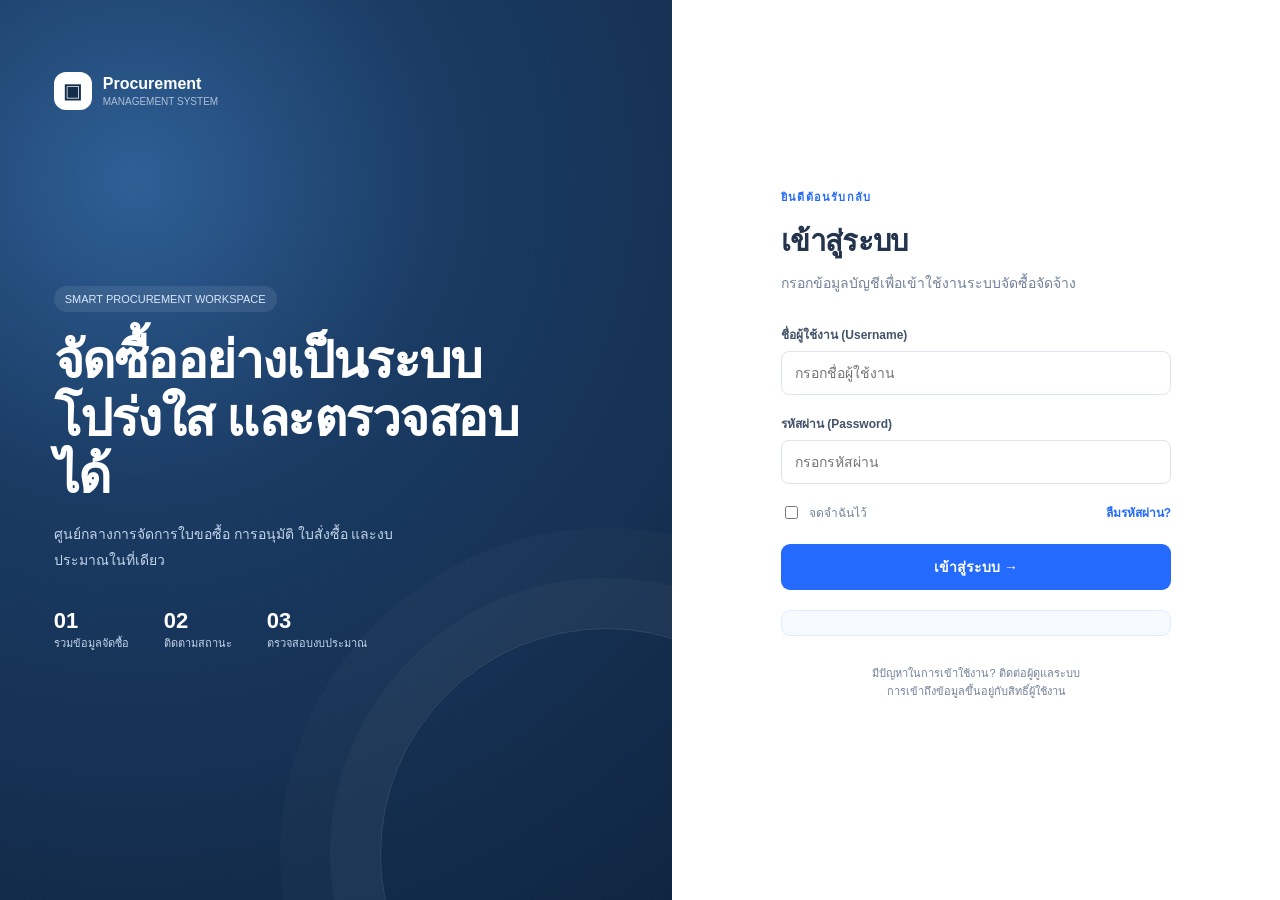
<file: Data/Frontend/index.html>
<!DOCTYPE html>
<html lang="th">
<head>
    <meta charset="utf-8">
    <meta name="viewport" content="width=device-width,initial-scale=1">
    <title>เข้าสู่ระบบ | Procurement System</title>
    <link rel="stylesheet" href="styles.css">
</head>
<body>
    <main class="login-page">
        <section class="login-visual">
            <a class="brand" href="index.html">
                <span class="brand-mark">▣</span>
                <span>Procurement<small>MANAGEMENT SYSTEM</small></span>
            </a>
            <div class="visual-copy">
                <span class="tag">SMART PROCUREMENT WORKSPACE</span>
                <h1>จัดซื้ออย่างเป็นระบบ<br>โปร่งใส และตรวจสอบได้</h1>
                <p>ศูนย์กลางการจัดการใบขอซื้อ การอนุมัติ ใบสั่งซื้อ และงบประมาณในที่เดียว</p>
                <div class="visual-stats">
                    <div>
                        <strong>01</strong>
                        <span>รวมข้อมูลจัดซื้อ</span>
                    </div>
                    <div>
                        <strong>02</strong>
                        <span>ติดตามสถานะ</span>
                    </div>
                    <div>
                        <strong>03</strong>
                        <span>ตรวจสอบงบประมาณ</span>
                    </div>
                </div>
            </div>
            <div class="visual-foot">
                
            </div>
        </section>

        <section class="login-right">
            <form class="login-form" action="dashboard.html">
                <div class="eyebrow">ยินดีต้อนรับกลับ</div>
                <h2>เข้าสู่ระบบ</h2>
                <p class="sub">กรอกข้อมูลบัญชีเพื่อเข้าใช้งานระบบจัดซื้อจัดจ้าง</p>

                <div class="field">
                    <label for="username">ชื่อผู้ใช้งาน (Username)</label>
                    <input id="username" name="username" type="text" placeholder="กรอกชื่อผู้ใช้งาน" required>
                </div>

                <div class="field">
                    <label for="password">รหัสผ่าน (Password)</label>
                    <input id="password" name="password" type="password" placeholder="กรอกรหัสผ่าน" required>
                </div>

                <div class="login-row">
                    <label class="check">
                        <input type="checkbox"> จดจำฉันไว้
                    </label>
                    <a class="forgot" href="#forgot">ลืมรหัสผ่าน?</a>
                </div>

                <button class="btn full" type="submit" href="dashboard.html">เข้าสู่ระบบ →</button>

                <div class="notice">
                    
                </div>

                <p class="login-note">
                    มีปัญหาในการเข้าใช้งาน? ติดต่อผู้ดูแลระบบ<br>
                    การเข้าถึงข้อมูลขึ้นอยู่กับสิทธิ์ผู้ใช้งาน
                </p>
            </form>
        </section>
    </main>
</body>
</html>
</file>
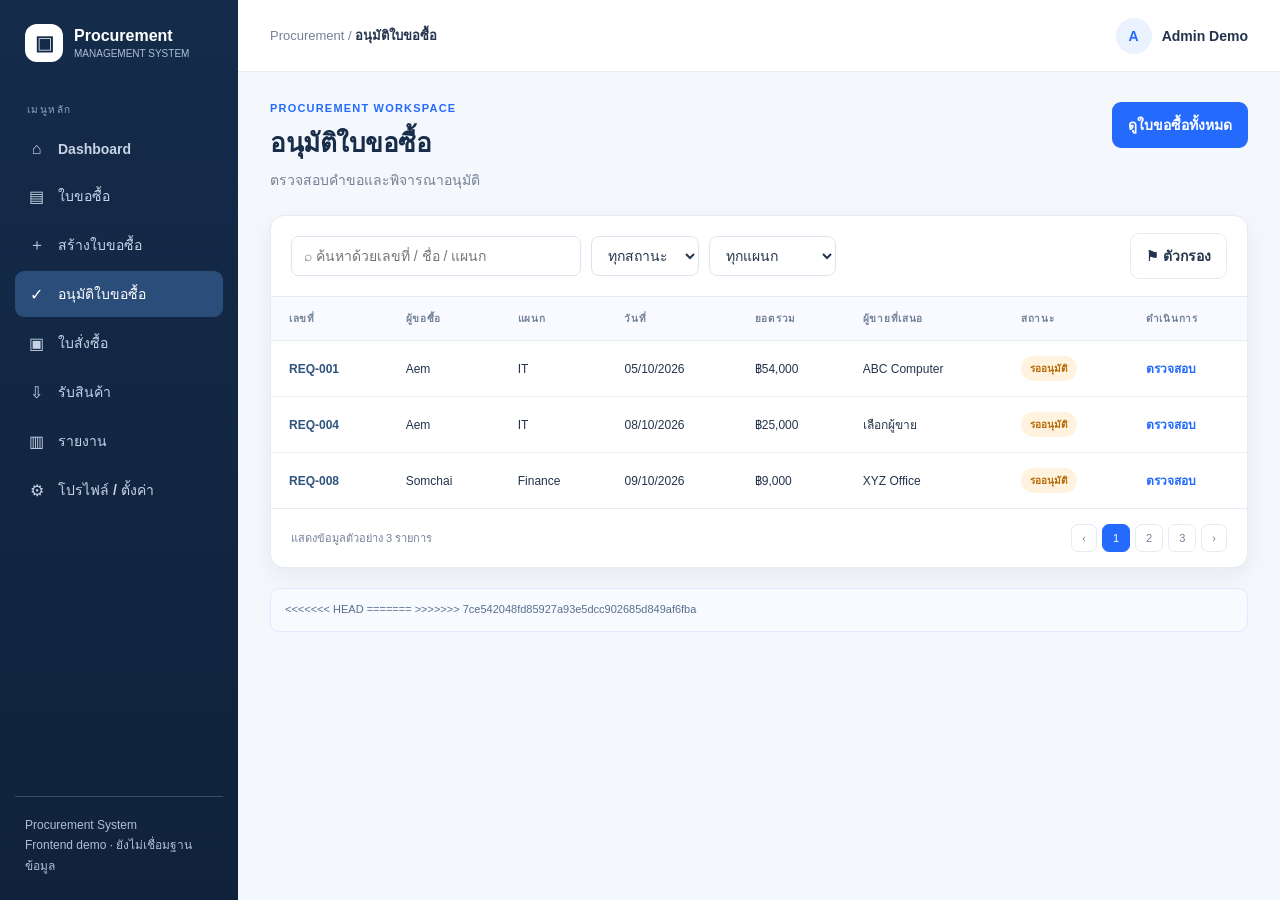
<file: Data/Frontend/approvals.html>
<!DOCTYPE html>
<html lang="th">
<head>
    <meta charset="utf-8">
    <meta name="viewport" content="width=device-width,initial-scale=1">
    <title>อนุมัติใบขอซื้อ | Procurement System</title>
    <link rel="stylesheet" href="styles.css">
</head>
<body>
    <div class="app">
        <aside class="sidebar">
            <a class="brand" href="dashboard.html">
                <span class="brand-mark">▣</span>
                <span>Procurement<small>MANAGEMENT SYSTEM</small></span>
            </a>
            <div class="nav-label">เมนูหลัก</div>
            <nav class="nav">
                <a class="" href="dashboard.html">
                    <span class="nav-icon">⌂</span>Dashboard
                </a>
                <a class="" href="requisitions.html">
                    <span class="nav-icon">▤</span>ใบขอซื้อ
                </a>
                <a class="" href="requisition-create.html">
                    <span class="nav-icon">＋</span>สร้างใบขอซื้อ
                </a>
                <a class="active" href="approvals.html">
                    <span class="nav-icon">✓</span>อนุมัติใบขอซื้อ
                </a>
                <a class="" href="purchase-orders.html">
                    <span class="nav-icon">▣</span>ใบสั่งซื้อ
                </a>
                <a class="" href="goods-receipts.html">
                    <span class="nav-icon">⇩</span>รับสินค้า
                </a>
                <a class="" href="reports.html">
                    <span class="nav-icon">▥</span>รายงาน
                </a>
                <a class="" href="profile.html">
                    <span class="nav-icon">⚙</span>โปรไฟล์ / ตั้งค่า
                </a>
            </nav>
            <div class="side-bottom">
                Procurement System<br>
                Frontend demo · ยังไม่เชื่อมฐานข้อมูล
            </div>
        </aside>

        <main class="main">
            <header class="topbar">
                <div class="crumb">
                    Procurement / <strong>อนุมัติใบขอซื้อ</strong>
                </div>
                <div class="top-user">
                    <span class="avatar">A</span>
                    <span class="user-name">Admin Demo</span>
                </div>
            </header>

            <section class="content">
                <div class="page-head">
                    <div>
                        <div class="eyebrow">Procurement workspace</div>
                        <h1>อนุมัติใบขอซื้อ</h1>
                        <p>ตรวจสอบคำขอและพิจารณาอนุมัติ</p>
                    </div>
                    <a class="btn" href="requisitions.html">ดูใบขอซื้อทั้งหมด</a>
                </div>

                <section class="card table-card">
                    <div class="table-tools">
                        <input class="search" placeholder="⌕ ค้นหาด้วยเลขที่ / ชื่อ / แผนก">
                        <select class="filter">
                            <option>ทุกสถานะ</option>
                            <option>รออนุมัติ</option>
                            <option>อนุมัติแล้ว</option>
                            <option>ปฏิเสธ</option>
                        </select>
                        <select class="filter">
                            <option>ทุกแผนก</option>
                            <option>IT</option>
                            <option>Finance</option>
                            <option>Procurement</option>
                        </select>
                        <span style="flex:1"></span>
                        <button class="btn secondary" type="button">⚑ ตัวกรอง</button>
                    </div>

                    <div class="table-wrap">
                        <table>
                            <thead>
                                <tr>
                                    <th>เลขที่</th>
                                    <th>ผู้ขอซื้อ</th>
                                    <th>แผนก</th>
                                    <th>วันที่</th>
                                    <th>ยอดรวม</th>
                                    <th>ผู้ขายที่เสนอ</th>
                                    <th>สถานะ</th>
                                    <th>ดำเนินการ</th>
                                </tr>
                            </thead>
                            <tbody>
                                <tr>
                                    <td><span class="id">REQ-001</span></td>
                                    <td>Aem</td>
                                    <td>IT</td>
                                    <td>05/10/2026</td>
                                    <td>฿54,000</td>
                                    <td>ABC Computer</td>
                                    <td><span class="status pending">รออนุมัติ</span></td>
                                    <td><a class="table-link" href="requisition-create.html">ตรวจสอบ</a></td>
                                </tr>
                                <tr>
                                    <td><span class="id">REQ-004</span></td>
                                    <td>Aem</td>
                                    <td>IT</td>
                                    <td>08/10/2026</td>
                                    <td>฿25,000</td>
                                    <td>เลือกผู้ขาย</td>
                                    <td><span class="status pending">รออนุมัติ</span></td>
                                    <td><a class="table-link" href="requisition-create.html">ตรวจสอบ</a></td>
                                </tr>
                                <tr>
                                    <td><span class="id">REQ-008</span></td>
                                    <td>Somchai</td>
                                    <td>Finance</td>
                                    <td>09/10/2026</td>
                                    <td>฿9,000</td>
                                    <td>XYZ Office</td>
                                    <td><span class="status pending">รออนุมัติ</span></td>
                                    <td><a class="table-link" href="requisition-create.html">ตรวจสอบ</a></td>
                                </tr>
                            </tbody>
                        </table>
                    </div>

                    <div class="table-foot">
                        <span>แสดงข้อมูลตัวอย่าง 3 รายการ</span>
                        <div class="pagination">
                            <span>‹</span>
                            <span class="current">1</span>
                            <span>2</span>
                            <span>3</span>
                            <span>›</span>
                        </div>
                    </div>
                </section>

                <div class="notice">
<<<<<<< HEAD
                   
=======
                    
>>>>>>> 7ce542048fd85927a93e5dcc902685d849af6fba
                </div>
            </section>
        </main>
    </div>
</body>
</html>
</file>
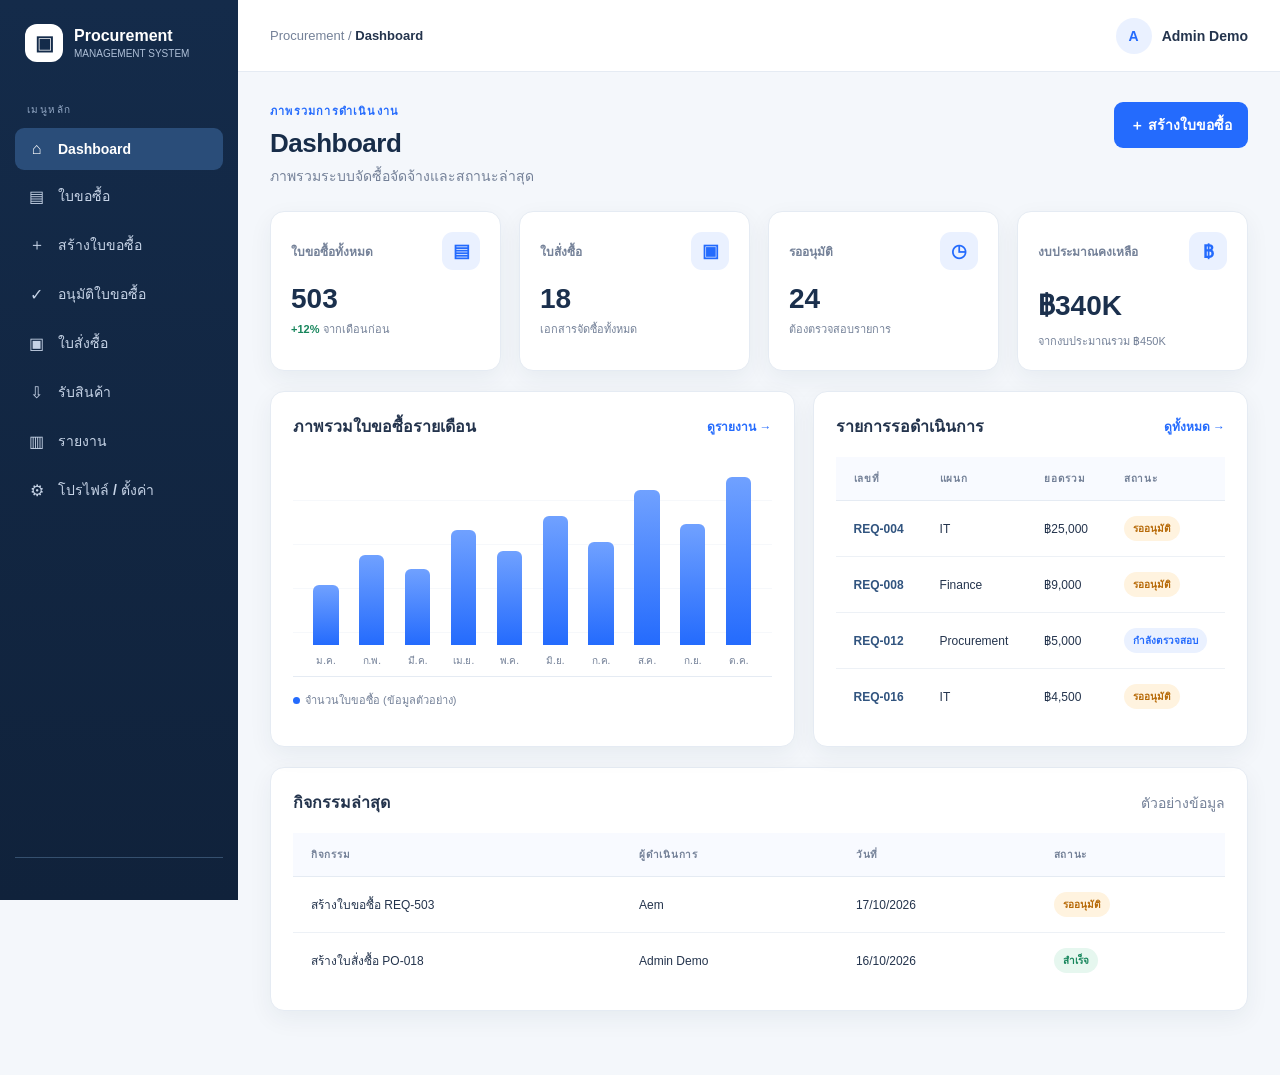
<file: Data/Frontend/dashboard.html>
<!DOCTYPE html>
<html lang="th">
<head>
    <meta charset="utf-8">
    <meta name="viewport" content="width=device-width,initial-scale=1">
    <title>Dashboard | Procurement System</title>
    <link rel="stylesheet" href="styles.css">
</head>
<body>
    <div class="app">
        <aside class="sidebar">
            <a class="brand" href="dashboard.html">
                <span class="brand-mark">▣</span>
                <span>Procurement<small>MANAGEMENT SYSTEM</small></span>
            </a>
            <div class="nav-label">เมนูหลัก</div>
            <nav class="nav">
                <a class="active" href="dashboard.html">
                    <span class="nav-icon">⌂</span>Dashboard
                </a>
                <a class="" href="requisitions.html">
                    <span class="nav-icon">▤</span>ใบขอซื้อ
                </a>
                <a class="" href="requisition-create.html">
                    <span class="nav-icon">＋</span>สร้างใบขอซื้อ
                </a>
                <a class="" href="approvals.html">
                    <span class="nav-icon">✓</span>อนุมัติใบขอซื้อ
                </a>
                <a class="" href="purchase-orders.html">
                    <span class="nav-icon">▣</span>ใบสั่งซื้อ
                </a>
                <a class="" href="goods-receipts.html">
                    <span class="nav-icon">⇩</span>รับสินค้า
                </a>
                <a class="" href="reports.html">
                    <span class="nav-icon">▥</span>รายงาน
                </a>
                <a class="" href="profile.html">
                    <span class="nav-icon">⚙</span>โปรไฟล์ / ตั้งค่า
                </a>
            </nav>
            <div class="side-bottom">
                
            </div>
        </aside>

        <main class="main">
            <header class="topbar">
                <div class="crumb">
                    Procurement / <strong>Dashboard</strong>
                </div>
                <div class="top-user">
                    <span class="avatar">A</span>
                    <span class="user-name">Admin Demo</span>
                </div>
            </header>

            <section class="content">
                <div class="page-head">
                    <div>
                        <div class="eyebrow">ภาพรวมการดำเนินงาน</div>
                        <h1>Dashboard</h1>
                        <p>ภาพรวมระบบจัดซื้อจัดจ้างและสถานะล่าสุด</p>
                    </div>
                    <a class="btn" href="requisition-create.html">＋ สร้างใบขอซื้อ</a>
                </div>

                <div class="grid stats">
                    <article class="card stat">
                        <div class="stat-top">ใบขอซื้อทั้งหมด <span class="stat-icon">▤</span></div>
                        <div class="stat-value">503</div>
                        <div class="stat-note"><strong>+12%</strong> จากเดือนก่อน</div>
                    </article>
                    <article class="card stat">
                        <div class="stat-top">ใบสั่งซื้อ <span class="stat-icon">▣</span></div>
                        <div class="stat-value">18</div>
                        <div class="stat-note">เอกสารจัดซื้อทั้งหมด</div>
                    </article>
                    <article class="card stat">
                        <div class="stat-top">รออนุมัติ <span class="stat-icon">◷</span></div>
                        <div class="stat-value">24</div>
                        <div class="stat-note">ต้องตรวจสอบรายการ</div>
                    </article>
                    <article class="card stat">
                        <div class="stat-top">งบประมาณคงเหลือ <span class="stat-icon">฿</span></div>
                        <div class="stat-value">฿340K</div>
                        <div class="stat-note">จากงบประมาณรวม ฿450K</div>
                    </article>
                </div>

                <div class="grid two-col">
                    <section class="card section">
                        <div class="section-head">
                            <h2>ภาพรวมใบขอซื้อรายเดือน</h2>
                            <a href="reports.html">ดูรายงาน →</a>
                        </div>
                        <div class="chart-placeholder">
                            <div class="bar-wrap">
                                <div class="bar" style="height:30%"></div>
                                <span class="bar-label">ม.ค.</span>
                            </div>
                            <div class="bar-wrap">
                                <div class="bar" style="height:45%"></div>
                                <span class="bar-label">ก.พ.</span>
                            </div>
                            <div class="bar-wrap">
                                <div class="bar" style="height:38%"></div>
                                <span class="bar-label">มี.ค.</span>
                            </div>
                            <div class="bar-wrap">
                                <div class="bar" style="height:58%"></div>
                                <span class="bar-label">เม.ย.</span>
                            </div>
                            <div class="bar-wrap">
                                <div class="bar" style="height:47%"></div>
                                <span class="bar-label">พ.ค.</span>
                            </div>
                            <div class="bar-wrap">
                                <div class="bar" style="height:65%"></div>
                                <span class="bar-label">มิ.ย.</span>
                            </div>
                            <div class="bar-wrap">
                                <div class="bar" style="height:52%"></div>
                                <span class="bar-label">ก.ค.</span>
                            </div>
                            <div class="bar-wrap">
                                <div class="bar" style="height:78%"></div>
                                <span class="bar-label">ส.ค.</span>
                            </div>
                            <div class="bar-wrap">
                                <div class="bar" style="height:61%"></div>
                                <span class="bar-label">ก.ย.</span>
                            </div>
                            <div class="bar-wrap">
                                <div class="bar" style="height:88%"></div>
                                <span class="bar-label">ต.ค.</span>
                            </div>
                        </div>
                        <div class="legend">
                            <span><i class="dot"></i>จำนวนใบขอซื้อ (ข้อมูลตัวอย่าง)</span>
                        </div>
                    </section>

                    <section class="card section">
                        <div class="section-head">
                            <h2>รายการรอดำเนินการ</h2>
                            <a href="approvals.html">ดูทั้งหมด →</a>
                        </div>
                        <div class="table-wrap">
                            <table>
                                <thead>
                                    <tr>
                                        <th>เลขที่</th>
                                        <th>แผนก</th>
                                        <th>ยอดรวม</th>
                                        <th>สถานะ</th>
                                    </tr>
                                </thead>
                                <tbody>
                                    <tr>
                                        <td class="id">REQ-004</td>
                                        <td>IT</td>
                                        <td>฿25,000</td>
                                        <td><span class="status pending">รออนุมัติ</span></td>
                                    </tr>
                                    <tr>
                                        <td class="id">REQ-008</td>
                                        <td>Finance</td>
                                        <td>฿9,000</td>
                                        <td><span class="status pending">รออนุมัติ</span></td>
                                    </tr>
                                    <tr>
                                        <td class="id">REQ-012</td>
                                        <td>Procurement</td>
                                        <td>฿5,000</td>
                                        <td><span class="status processing">กำลังตรวจสอบ</span></td>
                                    </tr>
                                    <tr>
                                        <td class="id">REQ-016</td>
                                        <td>IT</td>
                                        <td>฿4,500</td>
                                        <td><span class="status pending">รออนุมัติ</span></td>
                                    </tr>
                                </tbody>
                            </table>
                        </div>
                    </section>
                </div>

                <section class="card section">
                    <div class="section-head">
                        <h2>กิจกรรมล่าสุด</h2>
                        <span class="muted">ตัวอย่างข้อมูล</span>
                    </div>
                    <div class="table-wrap">
                        <table>
                            <thead>
                                <tr>
                                    <th>กิจกรรม</th>
                                    <th>ผู้ดำเนินการ</th>
                                    <th>วันที่</th>
                                    <th>สถานะ</th>
                                </tr>
                            </thead>
                            <tbody>
                                <tr>
                                    <td>สร้างใบขอซื้อ REQ-503</td>
                                    <td>Aem</td>
                                    <td>17/10/2026</td>
                                    <td><span class="status pending">รออนุมัติ</span></td>
                                </tr>
                                <tr>
                                    <td>สร้างใบสั่งซื้อ PO-018</td>
                                    <td>Admin Demo</td>
                                    <td>16/10/2026</td>
                                    <td><span class="status approved">สำเร็จ</span></td>
                                </tr>
                            </tbody>
                        </table>
                    </div>
                </section>
            </section>
        </main>
    </div>
</body>
</html>
</file>
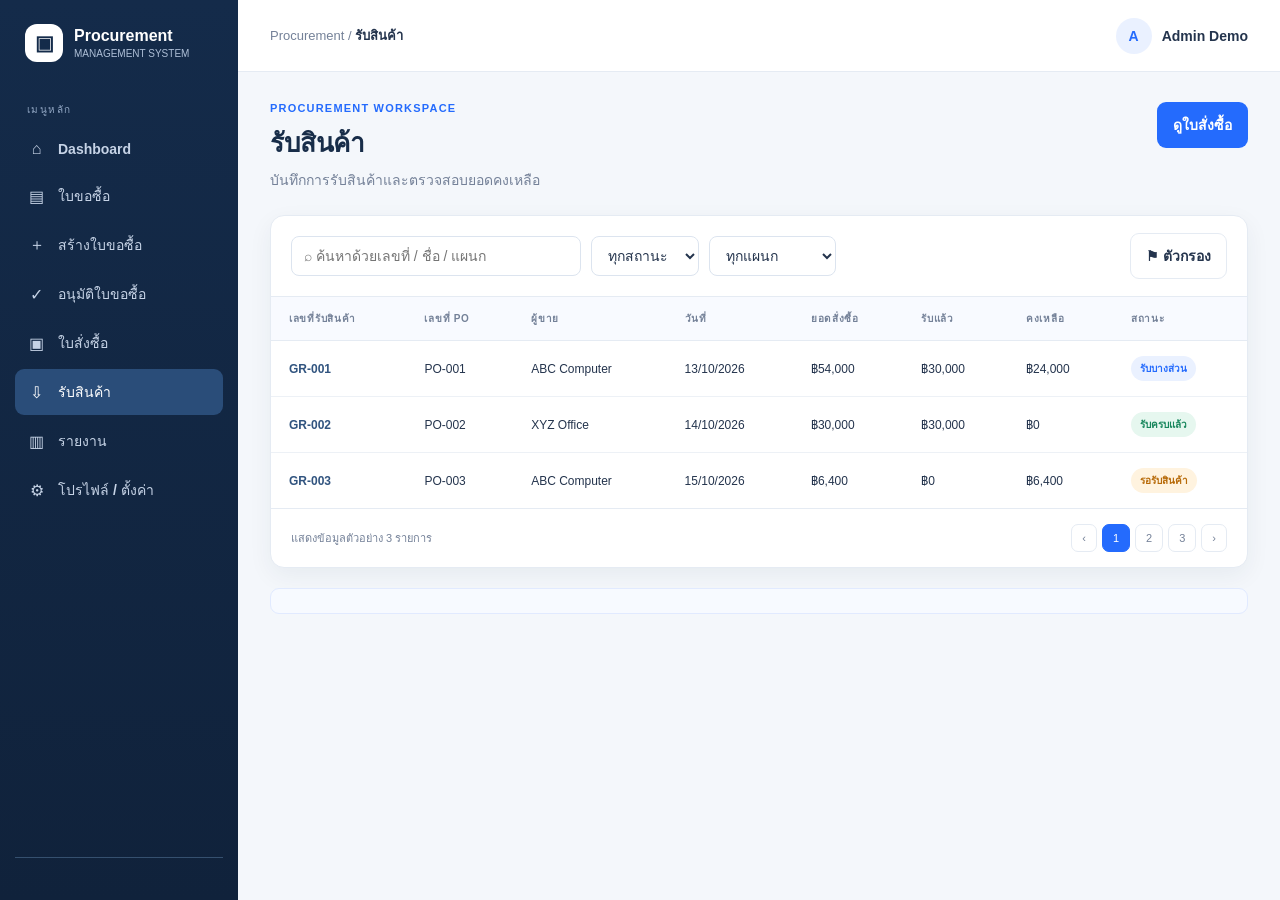
<file: Data/Frontend/goods-receipts.html>
<!DOCTYPE html>
<html lang="th">
<head>
    <meta charset="utf-8">
    <meta name="viewport" content="width=device-width,initial-scale=1">
    <title>รับสินค้า | Procurement System</title>
    <link rel="stylesheet" href="styles.css">
</head>
<body>
    <div class="app">
        <aside class="sidebar">
            <a class="brand" href="dashboard.html">
                <span class="brand-mark">▣</span>
                <span>Procurement<small>MANAGEMENT SYSTEM</small></span>
            </a>
            <div class="nav-label">เมนูหลัก</div>
            <nav class="nav">
                <a class="" href="dashboard.html">
                    <span class="nav-icon">⌂</span>Dashboard
                </a>
                <a class="" href="requisitions.html">
                    <span class="nav-icon">▤</span>ใบขอซื้อ
                </a>
                <a class="" href="requisition-create.html">
                    <span class="nav-icon">＋</span>สร้างใบขอซื้อ
                </a>
                <a class="" href="approvals.html">
                    <span class="nav-icon">✓</span>อนุมัติใบขอซื้อ
                </a>
                <a class="" href="purchase-orders.html">
                    <span class="nav-icon">▣</span>ใบสั่งซื้อ
                </a>
                <a class="active" href="goods-receipts.html">
                    <span class="nav-icon">⇩</span>รับสินค้า
                </a>
                <a class="" href="reports.html">
                    <span class="nav-icon">▥</span>รายงาน
                </a>
                <a class="" href="profile.html">
                    <span class="nav-icon">⚙</span>โปรไฟล์ / ตั้งค่า
                </a>
            </nav>
            <div class="side-bottom">
                
            </div>
        </aside>

        <main class="main">
            <header class="topbar">
                <div class="crumb">
                    Procurement / <strong>รับสินค้า</strong>
                </div>
                <div class="top-user">
                    <span class="avatar">A</span>
                    <span class="user-name">Admin Demo</span>
                </div>
            </header>

            <section class="content">
                <div class="page-head">
                    <div>
                        <div class="eyebrow">Procurement workspace</div>
                        <h1>รับสินค้า</h1>
                        <p>บันทึกการรับสินค้าและตรวจสอบยอดคงเหลือ</p>
                    </div>
                    <a class="btn" href="purchase-orders.html">ดูใบสั่งซื้อ</a>
                </div>

                <section class="card table-card">
                    <div class="table-tools">
                        <input class="search" placeholder="⌕ ค้นหาด้วยเลขที่ / ชื่อ / แผนก">
                        <select class="filter">
                            <option>ทุกสถานะ</option>
                            <option>รออนุมัติ</option>
                            <option>อนุมัติแล้ว</option>
                            <option>ปฏิเสธ</option>
                        </select>
                        <select class="filter">
                            <option>ทุกแผนก</option>
                            <option>IT</option>
                            <option>Finance</option>
                            <option>Procurement</option>
                        </select>
                        <span style="flex:1"></span>
                        <button class="btn secondary" type="button">⚑ ตัวกรอง</button>
                    </div>

                    <div class="table-wrap">
                        <table>
                            <thead>
                                <tr>
                                    <th>เลขที่รับสินค้า</th>
                                    <th>เลขที่ PO</th>
                                    <th>ผู้ขาย</th>
                                    <th>วันที่</th>
                                    <th>ยอดสั่งซื้อ</th>
                                    <th>รับแล้ว</th>
                                    <th>คงเหลือ</th>
                                    <th>สถานะ</th>
                                </tr>
                            </thead>
                            <tbody>
                                <tr>
                                    <td><span class="id">GR-001</span></td>
                                    <td>PO-001</td>
                                    <td>ABC Computer</td>
                                    <td>13/10/2026</td>
                                    <td>฿54,000</td>
                                    <td>฿30,000</td>
                                    <td>฿24,000</td>
                                    <td><span class="status processing">รับบางส่วน</span></td>
                                </tr>
                                <tr>
                                    <td><span class="id">GR-002</span></td>
                                    <td>PO-002</td>
                                    <td>XYZ Office</td>
                                    <td>14/10/2026</td>
                                    <td>฿30,000</td>
                                    <td>฿30,000</td>
                                    <td>฿0</td>
                                    <td><span class="status received">รับครบแล้ว</span></td>
                                </tr>
                                <tr>
                                    <td><span class="id">GR-003</span></td>
                                    <td>PO-003</td>
                                    <td>ABC Computer</td>
                                    <td>15/10/2026</td>
                                    <td>฿6,400</td>
                                    <td>฿0</td>
                                    <td>฿6,400</td>
                                    <td><span class="status pending">รอรับสินค้า</span></td>
                                </tr>
                            </tbody>
                        </table>
                    </div>

                    <div class="table-foot">
                        <span>แสดงข้อมูลตัวอย่าง 3 รายการ</span>
                        <div class="pagination">
                            <span>‹</span>
                            <span class="current">1</span>
                            <span>2</span>
                            <span>3</span>
                            <span>›</span>
                        </div>
                    </div>
                </section>

                <div class="notice">
                    
                </div>
            </section>
        </main>
    </div>
</body>
</html>
</file>
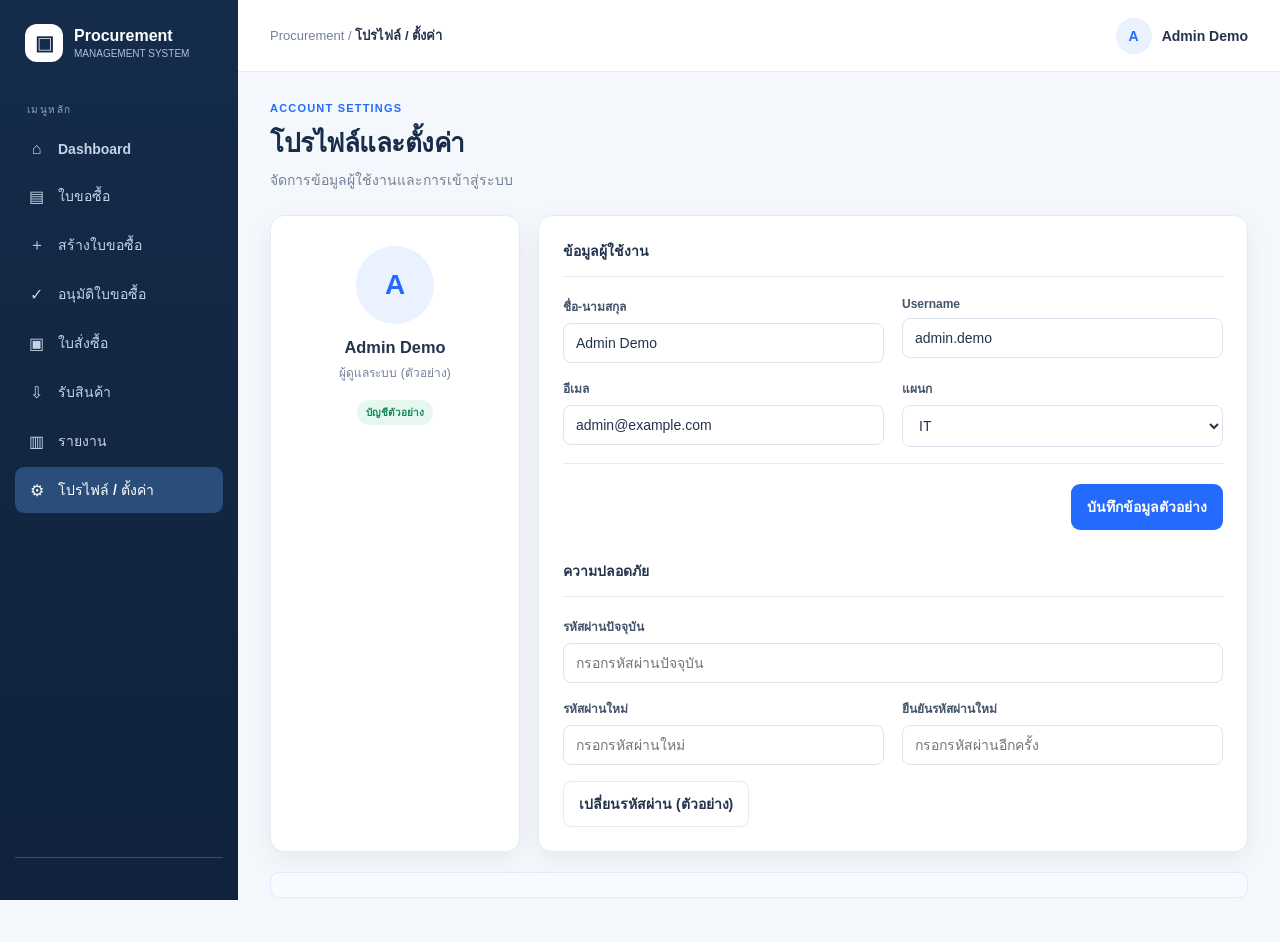
<file: Data/Frontend/profile.html>
<!DOCTYPE html>
<html lang="th">
<head>
    <meta charset="utf-8">
    <meta name="viewport" content="width=device-width,initial-scale=1">
    <title>โปรไฟล์ / ตั้งค่า | Procurement System</title>
    <link rel="stylesheet" href="styles.css">
</head>
<body>
    <div class="app">
        <aside class="sidebar">
            <a class="brand" href="dashboard.html">
                <span class="brand-mark">▣</span>
                <span>Procurement<small>MANAGEMENT SYSTEM</small></span>
            </a>
            <div class="nav-label">เมนูหลัก</div>
            <nav class="nav">
                <a class="" href="dashboard.html">
                    <span class="nav-icon">⌂</span>Dashboard
                </a>
                <a class="" href="requisitions.html">
                    <span class="nav-icon">▤</span>ใบขอซื้อ
                </a>
                <a class="" href="requisition-create.html">
                    <span class="nav-icon">＋</span>สร้างใบขอซื้อ
                </a>
                <a class="" href="approvals.html">
                    <span class="nav-icon">✓</span>อนุมัติใบขอซื้อ
                </a>
                <a class="" href="purchase-orders.html">
                    <span class="nav-icon">▣</span>ใบสั่งซื้อ
                </a>
                <a class="" href="goods-receipts.html">
                    <span class="nav-icon">⇩</span>รับสินค้า
                </a>
                <a class="" href="reports.html">
                    <span class="nav-icon">▥</span>รายงาน
                </a>
                <a class="active" href="profile.html">
                    <span class="nav-icon">⚙</span>โปรไฟล์ / ตั้งค่า
                </a>
            </nav>
            <div class="side-bottom">
                
            </div>
        </aside>

        <main class="main">
            <header class="topbar">
                <div class="crumb">
                    Procurement / <strong>โปรไฟล์ / ตั้งค่า</strong>
                </div>
                <div class="top-user">
                    <span class="avatar">A</span>
                    <span class="user-name">Admin Demo</span>
                </div>
            </header>

            <section class="content">
                <div class="page-head">
                    <div>
                        <div class="eyebrow">Account settings</div>
                        <h1>โปรไฟล์และตั้งค่า</h1>
                        <p>จัดการข้อมูลผู้ใช้งานและการเข้าสู่ระบบ</p>
                    </div>
                </div>

                <div class="grid profile-layout">
                    <aside class="card profile-side">
                        <div class="profile-big">A</div>
                        <h3>Admin Demo</h3>
                        <p>ผู้ดูแลระบบ (ตัวอย่าง)</p>
                        <span class="status approved">บัญชีตัวอย่าง</span>
                    </aside>

                    <section class="card form-card">
                        <h2 class="form-section-title">ข้อมูลผู้ใช้งาน</h2>
                        <form action="profile.html">
                            <div class="form-grid">
                                <div class="field">
                                    <label>ชื่อ-นามสกุล</label>
                                    <input value="Admin Demo">
                                </div>
                                <div class="field">
                                    <label>Username</label>
                                    <input value="admin.demo">
                                </div>
                                <div class="field">
                                    <label>อีเมล</label>
                                    <input type="email" value="admin@example.com">
                                </div>
                                <div class="field">
                                    <label>แผนก</label>
                                    <select>
                                        <option>IT</option>
                                        <option>Finance</option>
                                        <option>Procurement</option>
                                    </select>
                                </div>
                            </div>
                            <div class="form-actions">
                                <button class="btn" type="submit">บันทึกข้อมูลตัวอย่าง</button>
                            </div>
                        </form>

                        <h2 class="form-section-title" style="margin-top:30px">ความปลอดภัย</h2>
                        <div class="field">
                            <label>รหัสผ่านปัจจุบัน</label>
                            <input type="password" placeholder="กรอกรหัสผ่านปัจจุบัน">
                        </div>
                        <div class="form-grid">
                            <div class="field">
                                <label>รหัสผ่านใหม่</label>
                                <input type="password" placeholder="กรอกรหัสผ่านใหม่">
                            </div>
                            <div class="field">
                                <label>ยืนยันรหัสผ่านใหม่</label>
                                <input type="password" placeholder="กรอกรหัสผ่านอีกครั้ง">
                            </div>
                        </div>
                        <button class="btn secondary" type="button">เปลี่ยนรหัสผ่าน (ตัวอย่าง)</button>
                    </section>
                </div>

                <div class="notice">
                  
                </div>
            </section>
        </main>
    </div>
</body>
</html>
</file>
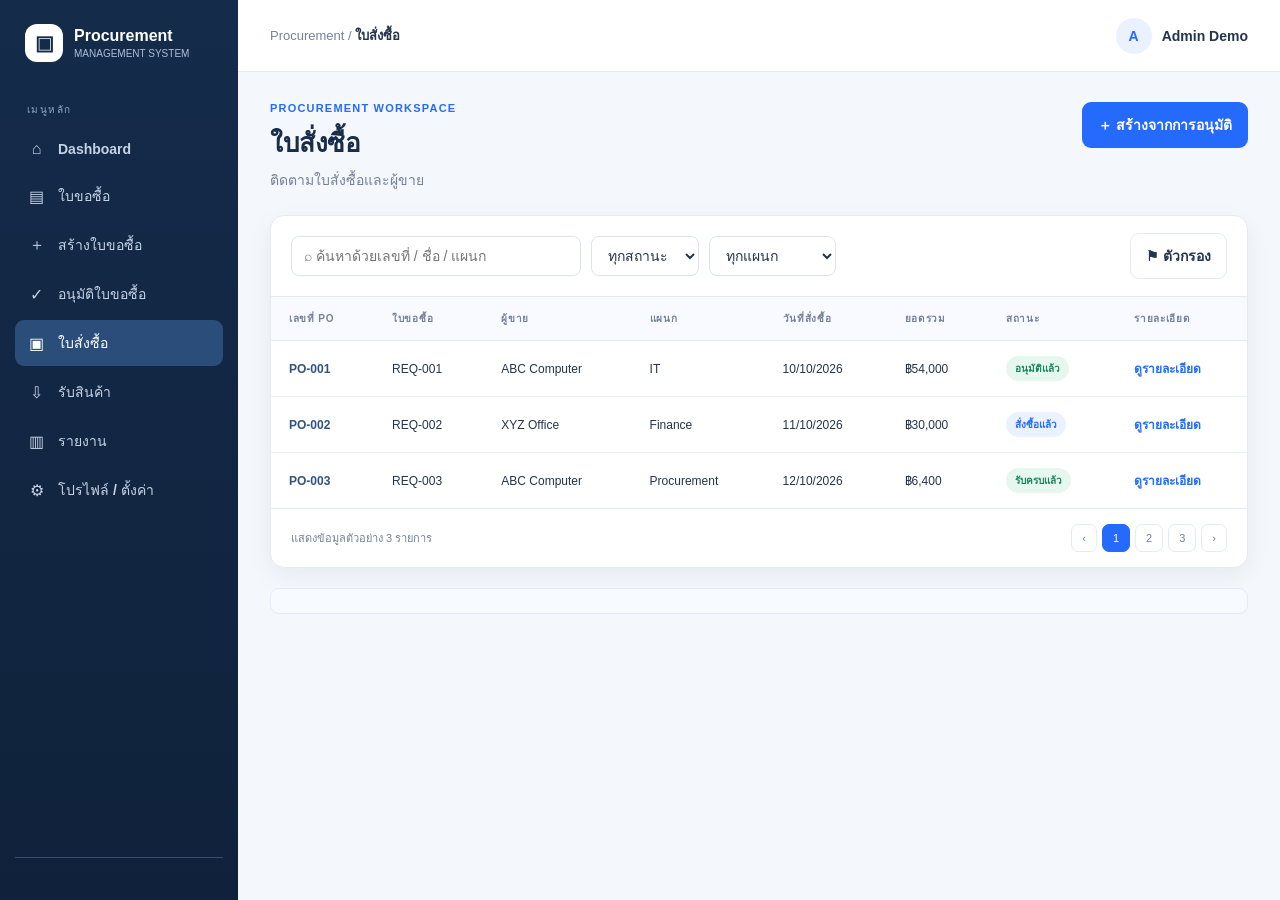
<file: Data/Frontend/purchase-orders.html>
<!DOCTYPE html>
<html lang="th">
<head>
    <meta charset="utf-8">
    <meta name="viewport" content="width=device-width,initial-scale=1">
    <title>ใบสั่งซื้อ | Procurement System</title>
    <link rel="stylesheet" href="styles.css">
</head>
<body>
    <div class="app">
        <aside class="sidebar">
            <a class="brand" href="dashboard.html">
                <span class="brand-mark">▣</span>
                <span>Procurement<small>MANAGEMENT SYSTEM</small></span>
            </a>
            <div class="nav-label">เมนูหลัก</div>
            <nav class="nav">
                <a class="" href="dashboard.html">
                    <span class="nav-icon">⌂</span>Dashboard
                </a>
                <a class="" href="requisitions.html">
                    <span class="nav-icon">▤</span>ใบขอซื้อ
                </a>
                <a class="" href="requisition-create.html">
                    <span class="nav-icon">＋</span>สร้างใบขอซื้อ
                </a>
                <a class="" href="approvals.html">
                    <span class="nav-icon">✓</span>อนุมัติใบขอซื้อ
                </a>
                <a class="active" href="purchase-orders.html">
                    <span class="nav-icon">▣</span>ใบสั่งซื้อ
                </a>
                <a class="" href="goods-receipts.html">
                    <span class="nav-icon">⇩</span>รับสินค้า
                </a>
                <a class="" href="reports.html">
                    <span class="nav-icon">▥</span>รายงาน
                </a>
                <a class="" href="profile.html">
                    <span class="nav-icon">⚙</span>โปรไฟล์ / ตั้งค่า
                </a>
            </nav>
            <div class="side-bottom">
                
            </div>
        </aside>

        <main class="main">
            <header class="topbar">
                <div class="crumb">
                    Procurement / <strong>ใบสั่งซื้อ</strong>
                </div>
                <div class="top-user">
                    <span class="avatar">A</span>
                    <span class="user-name">Admin Demo</span>
                </div>
            </header>

            <section class="content">
                <div class="page-head">
                    <div>
                        <div class="eyebrow">Procurement workspace</div>
                        <h1>ใบสั่งซื้อ</h1>
                        <p>ติดตามใบสั่งซื้อและผู้ขาย</p>
                    </div>
                    <a class="btn" href="approvals.html">＋ สร้างจากการอนุมัติ</a>
                </div>

                <section class="card table-card">
                    <div class="table-tools">
                        <input class="search" placeholder="⌕ ค้นหาด้วยเลขที่ / ชื่อ / แผนก">
                        <select class="filter">
                            <option>ทุกสถานะ</option>
                            <option>รออนุมัติ</option>
                            <option>อนุมัติแล้ว</option>
                            <option>ปฏิเสธ</option>
                        </select>
                        <select class="filter">
                            <option>ทุกแผนก</option>
                            <option>IT</option>
                            <option>Finance</option>
                            <option>Procurement</option>
                        </select>
                        <span style="flex:1"></span>
                        <button class="btn secondary" type="button">⚑ ตัวกรอง</button>
                    </div>

                    <div class="table-wrap">
                        <table>
                            <thead>
                                <tr>
                                    <th>เลขที่ PO</th>
                                    <th>ใบขอซื้อ</th>
                                    <th>ผู้ขาย</th>
                                    <th>แผนก</th>
                                    <th>วันที่สั่งซื้อ</th>
                                    <th>ยอดรวม</th>
                                    <th>สถานะ</th>
                                    <th>รายละเอียด</th>
                                </tr>
                            </thead>
                            <tbody>
                                <tr>
                                    <td><span class="id">PO-001</span></td>
                                    <td>REQ-001</td>
                                    <td>ABC Computer</td>
                                    <td>IT</td>
                                    <td>10/10/2026</td>
                                    <td>฿54,000</td>
                                    <td><span class="status approved">อนุมัติแล้ว</span></td>
                                    <td><a class="table-link" href="goods-receipts.html">ดูรายละเอียด</a></td>
                                </tr>
                                <tr>
                                    <td><span class="id">PO-002</span></td>
                                    <td>REQ-002</td>
                                    <td>XYZ Office</td>
                                    <td>Finance</td>
                                    <td>11/10/2026</td>
                                    <td>฿30,000</td>
                                    <td><span class="status processing">สั่งซื้อแล้ว</span></td>
                                    <td><a class="table-link" href="goods-receipts.html">ดูรายละเอียด</a></td>
                                </tr>
                                <tr>
                                    <td><span class="id">PO-003</span></td>
                                    <td>REQ-003</td>
                                    <td>ABC Computer</td>
                                    <td>Procurement</td>
                                    <td>12/10/2026</td>
                                    <td>฿6,400</td>
                                    <td><span class="status received">รับครบแล้ว</span></td>
                                    <td><a class="table-link" href="goods-receipts.html">ดูรายละเอียด</a></td>
                                </tr>
                            </tbody>
                        </table>
                    </div>

                    <div class="table-foot">
                        <span>แสดงข้อมูลตัวอย่าง 3 รายการ</span>
                        <div class="pagination">
                            <span>‹</span>
                            <span class="current">1</span>
                            <span>2</span>
                            <span>3</span>
                            <span>›</span>
                        </div>
                    </div>
                </section>

                <div class="notice">
                    
                </div>
            </section>
        </main>
    </div>
</body>
</html>
</file>
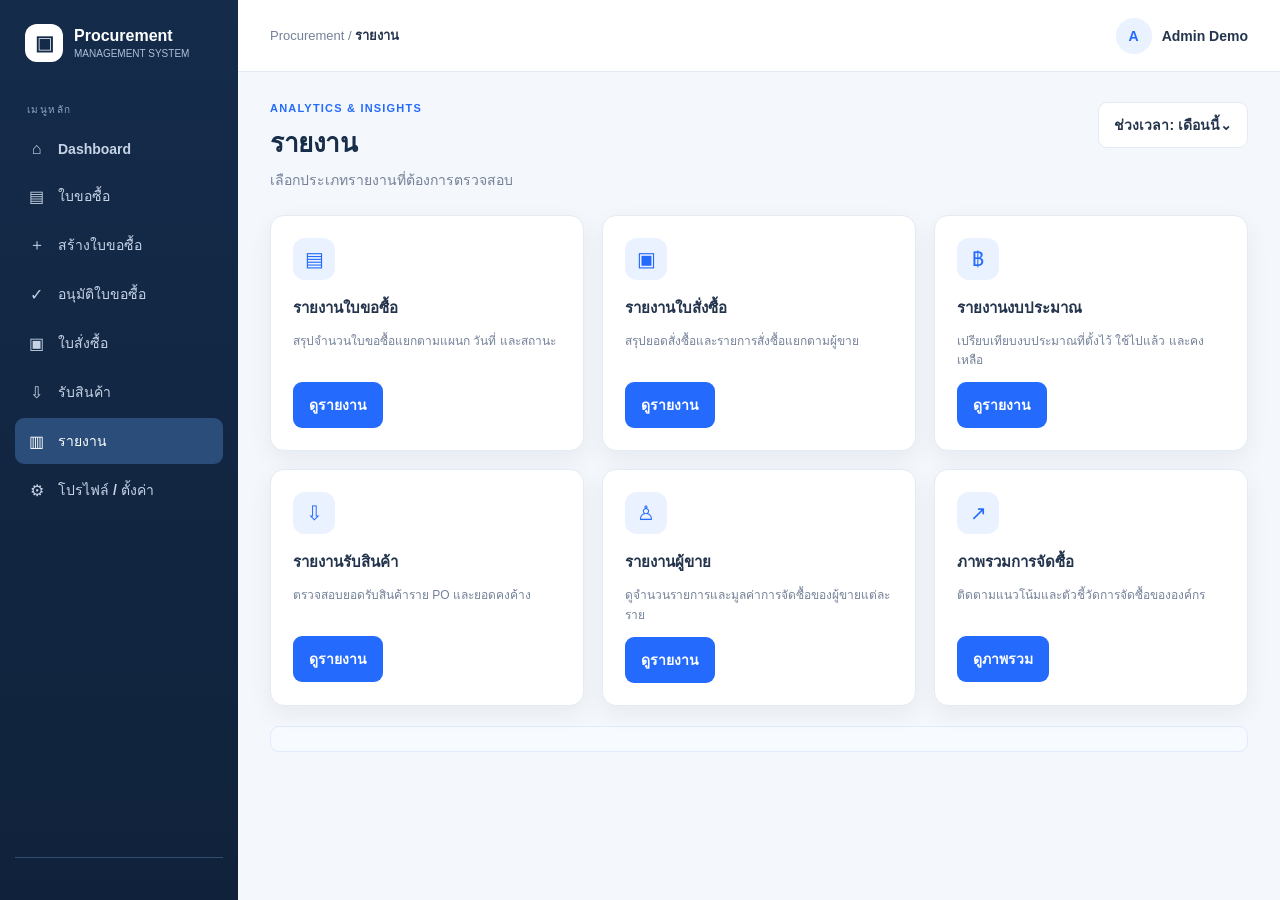
<file: Data/Frontend/reports.html>
<!DOCTYPE html>
<html lang="th">
<head>
    <meta charset="utf-8">
    <meta name="viewport" content="width=device-width,initial-scale=1">
    <title>รายงาน | Procurement System</title>
    <link rel="stylesheet" href="styles.css">
</head>
<body>
    <div class="app">
        <aside class="sidebar">
            <a class="brand" href="dashboard.html">
                <span class="brand-mark">▣</span>
                <span>Procurement<small>MANAGEMENT SYSTEM</small></span>
            </a>
            <div class="nav-label">เมนูหลัก</div>
            <nav class="nav">
                <a class="" href="dashboard.html">
                    <span class="nav-icon">⌂</span>Dashboard
                </a>
                <a class="" href="requisitions.html">
                    <span class="nav-icon">▤</span>ใบขอซื้อ
                </a>
                <a class="" href="requisition-create.html">
                    <span class="nav-icon">＋</span>สร้างใบขอซื้อ
                </a>
                <a class="" href="approvals.html">
                    <span class="nav-icon">✓</span>อนุมัติใบขอซื้อ
                </a>
                <a class="" href="purchase-orders.html">
                    <span class="nav-icon">▣</span>ใบสั่งซื้อ
                </a>
                <a class="" href="goods-receipts.html">
                    <span class="nav-icon">⇩</span>รับสินค้า
                </a>
                <a class="active" href="reports.html">
                    <span class="nav-icon">▥</span>รายงาน
                </a>
                <a class="" href="profile.html">
                    <span class="nav-icon">⚙</span>โปรไฟล์ / ตั้งค่า
                </a>
            </nav>
            <div class="side-bottom">
                
            </div>
        </aside>

        <main class="main">
            <header class="topbar">
                <div class="crumb">
                    Procurement / <strong>รายงาน</strong>
                </div>
                <div class="top-user">
                    <span class="avatar">A</span>
                    <span class="user-name">Admin Demo</span>
                </div>
            </header>

            <section class="content">
                <div class="page-head">
                    <div>
                        <div class="eyebrow">Analytics & insights</div>
                        <h1>รายงาน</h1>
                        <p>เลือกประเภทรายงานที่ต้องการตรวจสอบ</p>
                    </div>
                    <button class="btn secondary" type="button">ช่วงเวลา: เดือนนี้⌄</button>
                </div>

                <div class="grid report-grid">
                    <article class="card report-card">
                        <div class="report-icon">▤</div>
                        <h3>รายงานใบขอซื้อ</h3>
                        <p>สรุปจำนวนใบขอซื้อแยกตามแผนก วันที่ และสถานะ</p>
                        <a class="btn" href="requisitions.html">ดูรายงาน</a>
                    </article>
                    <article class="card report-card">
                        <div class="report-icon">▣</div>
                        <h3>รายงานใบสั่งซื้อ</h3>
                        <p>สรุปยอดสั่งซื้อและรายการสั่งซื้อแยกตามผู้ขาย</p>
                        <a class="btn" href="purchase-orders.html">ดูรายงาน</a>
                    </article>
                    <article class="card report-card">
                        <div class="report-icon">฿</div>
                        <h3>รายงานงบประมาณ</h3>
                        <p>เปรียบเทียบงบประมาณที่ตั้งไว้ ใช้ไปแล้ว และคงเหลือ</p>
                        <a class="btn" href="#budget">ดูรายงาน</a>
                    </article>
                    <article class="card report-card">
                        <div class="report-icon">⇩</div>
                        <h3>รายงานรับสินค้า</h3>
                        <p>ตรวจสอบยอดรับสินค้าราย PO และยอดคงค้าง</p>
                        <a class="btn" href="goods-receipts.html">ดูรายงาน</a>
                    </article>
                    <article class="card report-card">
                        <div class="report-icon">♙</div>
                        <h3>รายงานผู้ขาย</h3>
                        <p>ดูจำนวนรายการและมูลค่าการจัดซื้อของผู้ขายแต่ละราย</p>
                        <a class="btn" href="purchase-orders.html">ดูรายงาน</a>
                    </article>
                    <article class="card report-card">
                        <div class="report-icon">↗</div>
                        <h3>ภาพรวมการจัดซื้อ</h3>
                        <p>ติดตามแนวโน้มและตัวชี้วัดการจัดซื้อขององค์กร</p>
                        <a class="btn" href="dashboard.html">ดูภาพรวม</a>
                    </article>
                </div>

                <div class="notice">
                    
                </div>
            </section>
        </main>
    </div>
</body>
</html>
</file>
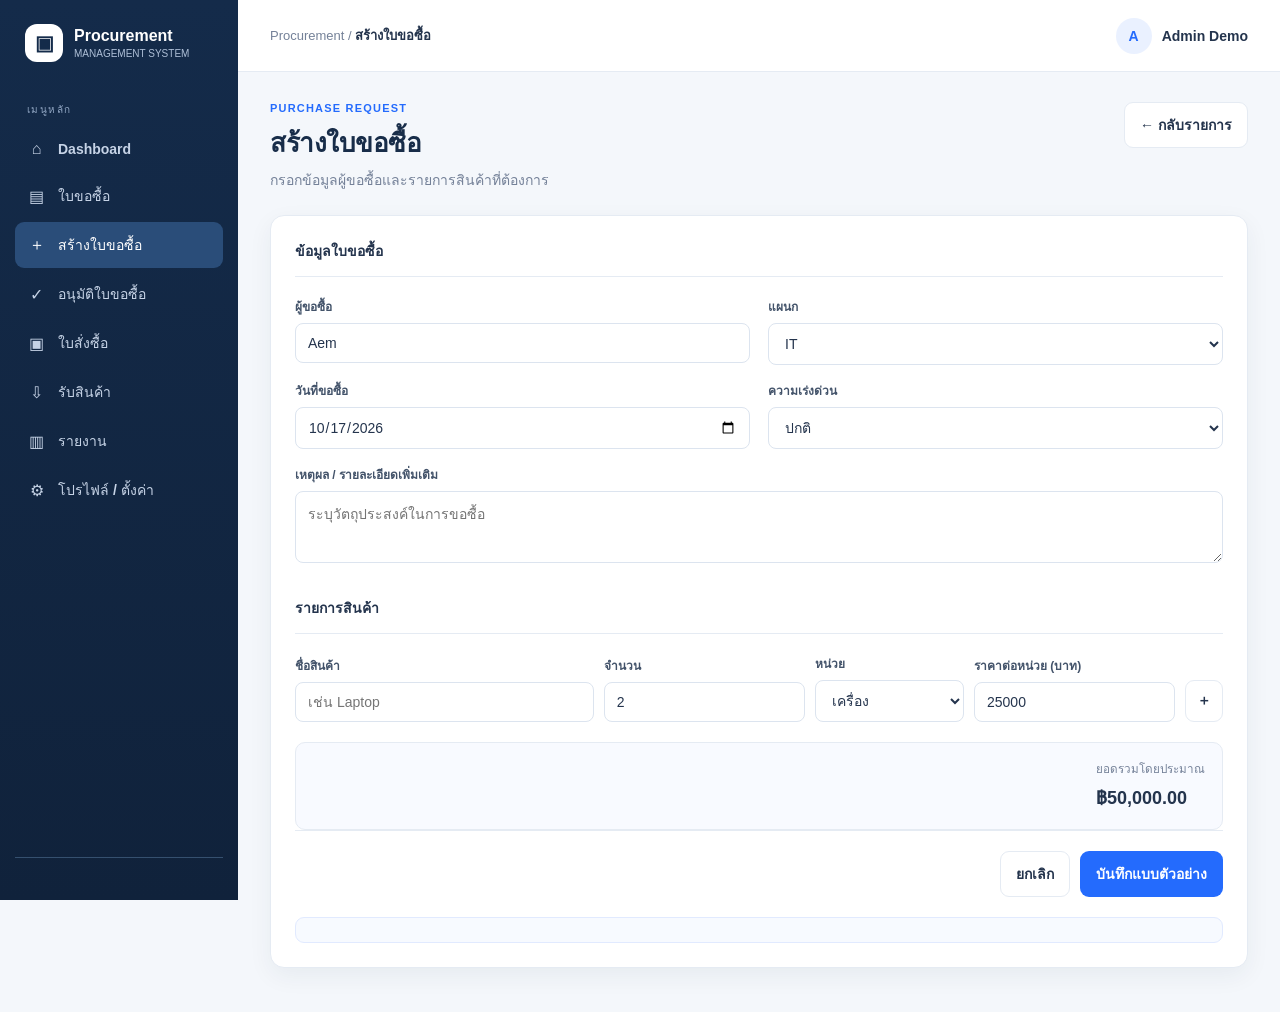
<file: Data/Frontend/requisition-create.html>
<!DOCTYPE html>
<html lang="th">
<head>
    <meta charset="utf-8">
    <meta name="viewport" content="width=device-width,initial-scale=1">
    <title>สร้างใบขอซื้อ | Procurement System</title>
    <link rel="stylesheet" href="styles.css">
</head>
<body>
    <div class="app">
        <aside class="sidebar">
            <a class="brand" href="dashboard.html">
                <span class="brand-mark">▣</span>
                <span>Procurement<small>MANAGEMENT SYSTEM</small></span>
            </a>
            <div class="nav-label">เมนูหลัก</div>
            <nav class="nav">
                <a class="" href="dashboard.html">
                    <span class="nav-icon">⌂</span>Dashboard
                </a>
                <a class="" href="requisitions.html">
                    <span class="nav-icon">▤</span>ใบขอซื้อ
                </a>
                <a class="active" href="requisition-create.html">
                    <span class="nav-icon">＋</span>สร้างใบขอซื้อ
                </a>
                <a class="" href="approvals.html">
                    <span class="nav-icon">✓</span>อนุมัติใบขอซื้อ
                </a>
                <a class="" href="purchase-orders.html">
                    <span class="nav-icon">▣</span>ใบสั่งซื้อ
                </a>
                <a class="" href="goods-receipts.html">
                    <span class="nav-icon">⇩</span>รับสินค้า
                </a>
                <a class="" href="reports.html">
                    <span class="nav-icon">▥</span>รายงาน
                </a>
                <a class="" href="profile.html">
                    <span class="nav-icon">⚙</span>โปรไฟล์ / ตั้งค่า
                </a>
            </nav>
            <div class="side-bottom">
                
        </aside>

        <main class="main">
            <header class="topbar">
                <div class="crumb">
                    Procurement / <strong>สร้างใบขอซื้อ</strong>
                </div>
                <div class="top-user">
                    <span class="avatar">A</span>
                    <span class="user-name">Admin Demo</span>
                </div>
            </header>

            <section class="content">
                <div class="page-head">
                    <div>
                        <div class="eyebrow">Purchase request</div>
                        <h1>สร้างใบขอซื้อ</h1>
                        <p>กรอกข้อมูลผู้ขอซื้อและรายการสินค้าที่ต้องการ</p>
                    </div>
                    <a class="btn secondary" href="requisitions.html">← กลับรายการ</a>
                </div>

                <form class="card form-card" action="requisitions.html">
                    <h2 class="form-section-title">ข้อมูลใบขอซื้อ</h2>
                    <div class="form-grid">
                        <div class="field">
                            <label>ผู้ขอซื้อ</label>
                            <input placeholder="ชื่อผู้ขอซื้อ" value="Aem" required>
                        </div>
                        <div class="field">
                            <label>แผนก</label>
                            <select>
                                <option>IT</option>
                                <option>Finance</option>
                                <option>Procurement</option>
                            </select>
                        </div>
                        <div class="field">
                            <label>วันที่ขอซื้อ</label>
                            <input type="date" value="2026-10-17">
                        </div>
                        <div class="field">
                            <label>ความเร่งด่วน</label>
                            <select>
                                <option>ปกติ</option>
                                <option>เร่งด่วน</option>
                            </select>
                        </div>
                        <div class="field span-2">
                            <label>เหตุผล / รายละเอียดเพิ่มเติม</label>
                            <textarea rows="3" placeholder="ระบุวัตถุประสงค์ในการขอซื้อ"></textarea>
                        </div>
                    </div>

                    <h2 class="form-section-title" style="margin-top:18px">รายการสินค้า</h2>
                    <div class="item-row">
                        <div class="field">
                            <label>ชื่อสินค้า</label>
                            <input placeholder="เช่น Laptop">
                        </div>
                        <div class="field">
                            <label>จำนวน</label>
                            <input type="number" min="1" value="2">
                        </div>
                        <div class="field">
                            <label>หน่วย</label>
                            <select>
                                <option>เครื่อง</option>
                                <option>ชิ้น</option>
                                <option>กล่อง</option>
                            </select>
                        </div>
                        <div class="field">
                            <label>ราคาต่อหน่วย (บาท)</label>
                            <input type="number" value="25000">
                        </div>
                        <button class="btn secondary" type="button" title="เพิ่มรายการ">＋</button>
                    </div>

                    <div class="summary">
                        <div>
                            <small>ยอดรวมโดยประมาณ</small>
                            <strong>฿50,000.00</strong>
                        </div>
                    </div>

                    <div class="form-actions">
                        <a class="btn secondary" href="requisitions.html">ยกเลิก</a>
                        <button class="btn" type="submit">บันทึกแบบตัวอย่าง</button>
                    </div>

                    <div class="notice">
                       
                    </div>
                </form>
            </section>
        </main>
    </div>
</body>
</html>
</file>
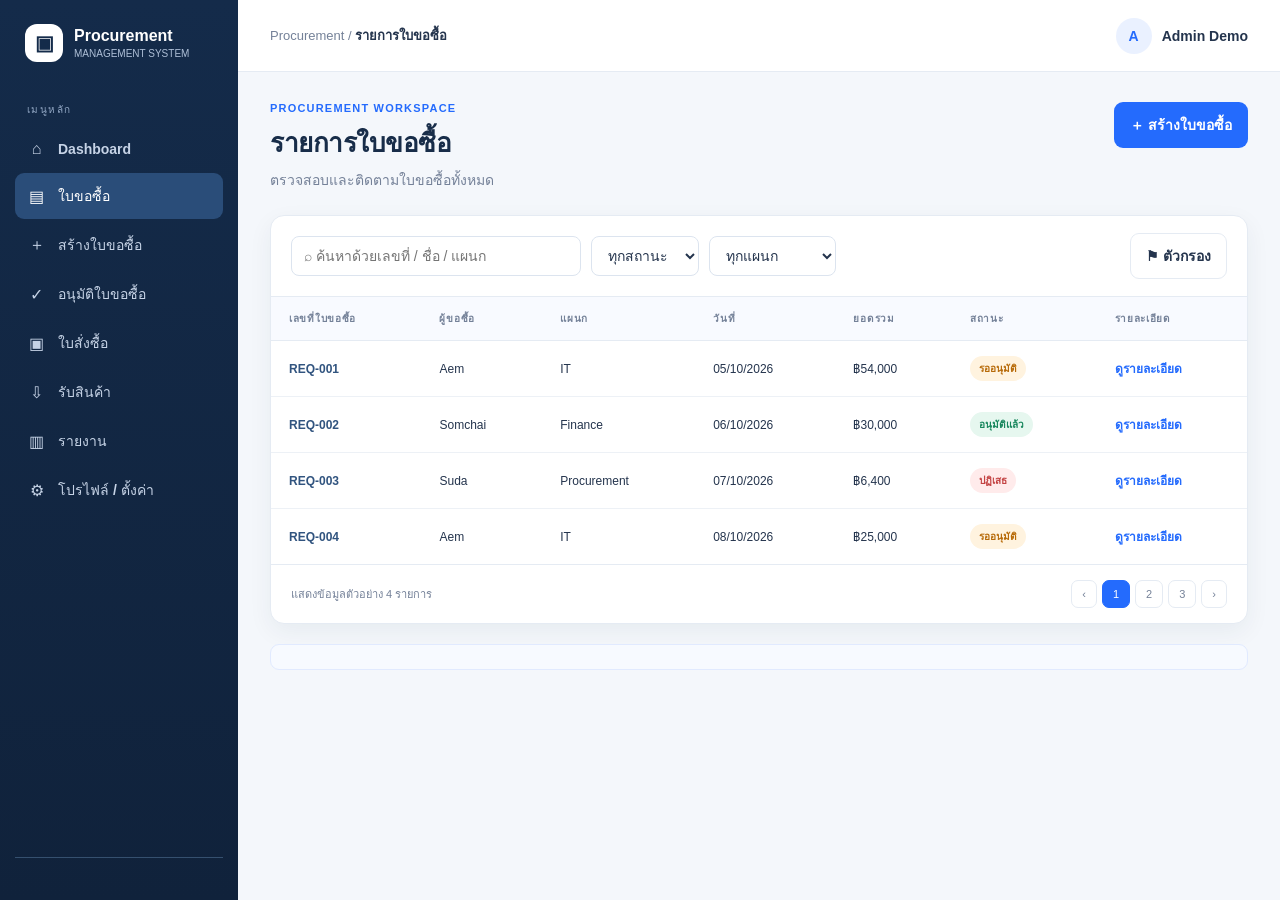
<file: Data/Frontend/requisitions.html>
<!DOCTYPE html>
<html lang="th">
<head>
    <meta charset="utf-8">
    <meta name="viewport" content="width=device-width,initial-scale=1">
    <title>รายการใบขอซื้อ | Procurement System</title>
    <link rel="stylesheet" href="styles.css">
</head>
<body>
    <div class="app">
        <aside class="sidebar">
            <a class="brand" href="dashboard.html">
                <span class="brand-mark">▣</span>
                <span>Procurement<small>MANAGEMENT SYSTEM</small></span>
            </a>
            <div class="nav-label">เมนูหลัก</div>
            <nav class="nav">
                <a class="" href="dashboard.html">
                    <span class="nav-icon">⌂</span>Dashboard
                </a>
                <a class="active" href="requisitions.html">
                    <span class="nav-icon">▤</span>ใบขอซื้อ
                </a>
                <a class="" href="requisition-create.html">
                    <span class="nav-icon">＋</span>สร้างใบขอซื้อ
                </a>
                <a class="" href="approvals.html">
                    <span class="nav-icon">✓</span>อนุมัติใบขอซื้อ
                </a>
                <a class="" href="purchase-orders.html">
                    <span class="nav-icon">▣</span>ใบสั่งซื้อ
                </a>
                <a class="" href="goods-receipts.html">
                    <span class="nav-icon">⇩</span>รับสินค้า
                </a>
                <a class="" href="reports.html">
                    <span class="nav-icon">▥</span>รายงาน
                </a>
                <a class="" href="profile.html">
                    <span class="nav-icon">⚙</span>โปรไฟล์ / ตั้งค่า
                </a>
            </nav>
            <div class="side-bottom">
                
            </div>
        </aside>

        <main class="main">
            <header class="topbar">
                <div class="crumb">
                    Procurement / <strong>รายการใบขอซื้อ</strong>
                </div>
                <div class="top-user">
                    <span class="avatar">A</span>
                    <span class="user-name">Admin Demo</span>
                </div>
            </header>

            <section class="content">
                <div class="page-head">
                    <div>
                        <div class="eyebrow">Procurement workspace</div>
                        <h1>รายการใบขอซื้อ</h1>
                        <p>ตรวจสอบและติดตามใบขอซื้อทั้งหมด</p>
                    </div>
                    <a class="btn" href="requisition-create.html">＋ สร้างใบขอซื้อ</a>
                </div>

                <section class="card table-card">
                    <div class="table-tools">
                        <input class="search" placeholder="⌕ ค้นหาด้วยเลขที่ / ชื่อ / แผนก">
                        <select class="filter">
                            <option>ทุกสถานะ</option>
                            <option>รออนุมัติ</option>
                            <option>อนุมัติแล้ว</option>
                            <option>ปฏิเสธ</option>
                        </select>
                        <select class="filter">
                            <option>ทุกแผนก</option>
                            <option>IT</option>
                            <option>Finance</option>
                            <option>Procurement</option>
                        </select>
                        <span style="flex:1"></span>
                        <button class="btn secondary" type="button">⚑ ตัวกรอง</button>
                    </div>

                    <div class="table-wrap">
                        <table>
                            <thead>
                                <tr>
                                    <th>เลขที่ใบขอซื้อ</th>
                                    <th>ผู้ขอซื้อ</th>
                                    <th>แผนก</th>
                                    <th>วันที่</th>
                                    <th>ยอดรวม</th>
                                    <th>สถานะ</th>
                                    <th>รายละเอียด</th>
                                </tr>
                            </thead>
                            <tbody>
                                <tr>
                                    <td><span class="id">REQ-001</span></td>
                                    <td>Aem</td>
                                    <td>IT</td>
                                    <td>05/10/2026</td>
                                    <td>฿54,000</td>
                                    <td><span class="status pending">รออนุมัติ</span></td>
                                    <td><a class="table-link" href="requisition-create.html">ดูรายละเอียด</a></td>
                                </tr>
                                <tr>
                                    <td><span class="id">REQ-002</span></td>
                                    <td>Somchai</td>
                                    <td>Finance</td>
                                    <td>06/10/2026</td>
                                    <td>฿30,000</td>
                                    <td><span class="status approved">อนุมัติแล้ว</span></td>
                                    <td><a class="table-link" href="requisition-create.html">ดูรายละเอียด</a></td>
                                </tr>
                                <tr>
                                    <td><span class="id">REQ-003</span></td>
                                    <td>Suda</td>
                                    <td>Procurement</td>
                                    <td>07/10/2026</td>
                                    <td>฿6,400</td>
                                    <td><span class="status rejected">ปฏิเสธ</span></td>
                                    <td><a class="table-link" href="requisition-create.html">ดูรายละเอียด</a></td>
                                </tr>
                                <tr>
                                    <td><span class="id">REQ-004</span></td>
                                    <td>Aem</td>
                                    <td>IT</td>
                                    <td>08/10/2026</td>
                                    <td>฿25,000</td>
                                    <td><span class="status pending">รออนุมัติ</span></td>
                                    <td><a class="table-link" href="requisition-create.html">ดูรายละเอียด</a></td>
                                </tr>
                            </tbody>
                        </table>
                    </div>

                    <div class="table-foot">
                        <span>แสดงข้อมูลตัวอย่าง 4 รายการ</span>
                        <div class="pagination">
                            <span>‹</span>
                            <span class="current">1</span>
                            <span>2</span>
                            <span>3</span>
                            <span>›</span>
                        </div>
                    </div>
                </section>

                <div class="notice">
                   
                </div>
            </section>
        </main>
    </div>
</body>
</html>
</file>
<file: Data/Frontend/styles.css>
* {
    box-sizing: border-box;
}

:root {
    --navy: #142b4a;
    --navy2: #1d3b62;
    --blue: #246bfd;
    --blue-soft: #eaf1ff;
    --bg: #f4f7fb;
    --text: #24344d;
    --muted: #748198;
    --line: #e5ebf3;
    --white: #fff;
    --green: #17865c;
    --green-bg: #e6f7ef;
    --orange: #b76a08;
    --orange-bg: #fff3df;
    --red: #c34242;
    --red-bg: #ffebeb;
    --shadow: 0 8px 24px rgba(20, 43, 74, 0.06);
}

body {
    margin: 0;
    font-family: Inter, "Segoe UI", Tahoma, Arial, sans-serif;
    background: var(--bg);
    color: var(--text);
    font-size: 14px;
}

a {
    color: inherit;
    text-decoration: none;
}

button,
input,
select,
textarea {
    font: inherit;
}

/* App Layout */
.app {
    min-height: 100vh;
}

/* Sidebar Navigation */
.sidebar {
    position: fixed;
    inset: 0 auto 0 0;
    width: 238px;
    background: linear-gradient(180deg, var(--navy), #10223b);
    color: #d7e2f2;
    padding: 24px 15px;
    display: flex;
    flex-direction: column;
    z-index: 5;
}

.brand {
    display: flex;
    align-items: center;
    gap: 11px;
    padding: 0 10px 28px;
    color: #fff;
    font-weight: 750;
    font-size: 16px;
}

.brand-mark {
    height: 38px;
    width: 38px;
    border-radius: 12px;
    background: #fff;
    color: var(--navy);
    display: grid;
    place-items: center;
    font-size: 20px;
}

.brand small {
    display: block;
    font-size: 10px;
    font-weight: 500;
    color: #aebfd7;
    margin-top: 3px;
}

.nav-label {
    font-size: 10px;
    text-transform: uppercase;
    letter-spacing: 1.4px;
    color: #91a6c3;
    padding: 12px 12px 8px;
}

.nav a {
    display: flex;
    align-items: center;
    gap: 12px;
    padding: 12px;
    border-radius: 9px;
    color: #c6d3e6;
    margin: 3px 0;
    font-weight: 550;
}

    .nav a:hover,
    .nav a.active {
        background: #2a4d79;
        color: #fff;
    }

.nav-icon {
    width: 19px;
    text-align: center;
    font-size: 16px;
}

.side-bottom {
    margin-top: auto;
    border-top: 1px solid #35506f;
    padding: 18px 10px 0;
    font-size: 12px;
    color: #aebfd7;
    line-height: 1.7;
}

/* Main Content Area */
.main {
    margin-left: 238px;
    min-height: 100vh;
}

.topbar {
    height: 72px;
    background: #fff;
    border-bottom: 1px solid var(--line);
    display: flex;
    align-items: center;
    justify-content: space-between;
    padding: 0 32px;
    position: sticky;
    top: 0;
    z-index: 3;
}

.crumb {
    font-size: 13px;
    color: var(--muted);
}

    .crumb strong {
        color: var(--text);
    }

.top-user {
    display: flex;
    align-items: center;
    gap: 10px;
    font-weight: 650;
}

.avatar {
    width: 36px;
    height: 36px;
    border-radius: 50%;
    background: var(--blue-soft);
    color: var(--blue);
    display: grid;
    place-items: center;
    font-weight: 800;
}

.content {
    padding: 30px 32px 44px;
    max-width: 1500px;
    margin: auto;
}

.page-head {
    display: flex;
    align-items: flex-start;
    justify-content: space-between;
    gap: 18px;
    margin-bottom: 24px;
}

.eyebrow {
    color: var(--blue);
    font-size: 11px;
    font-weight: 800;
    text-transform: uppercase;
    letter-spacing: 1.2px;
    margin-bottom: 8px;
}

.page-head h1 {
    font-size: 26px;
    letter-spacing: -0.5px;
    margin: 0 0 7px;
    color: #182d49;
}

.page-head p {
    color: var(--muted);
    margin: 0;
    line-height: 1.5;
}

/* Buttons */
.btn {
    display: inline-flex;
    align-items: center;
    justify-content: center;
    gap: 8px;
    padding: 11px 15px;
    border: 1px solid transparent;
    border-radius: 9px;
    background: var(--blue);
    color: #fff;
    font-weight: 700;
    cursor: pointer;
    white-space: nowrap;
}

    .btn:hover {
        filter: brightness(0.97);
    }

    .btn.secondary {
        background: #fff;
        color: var(--text);
        border-color: var(--line);
    }

    .btn.danger {
        background: var(--red);
    }

    .btn.success {
        background: var(--green);
    }

/* Grids & Cards */
.grid {
    display: grid;
    gap: 18px;
}

.stats {
    grid-template-columns: repeat(4, minmax(0, 1fr));
    margin-bottom: 20px;
}

.card {
    background: #fff;
    border: 1px solid var(--line);
    border-radius: 14px;
    box-shadow: var(--shadow);
}

.stat {
    padding: 20px;
}

.stat-top {
    display: flex;
    justify-content: space-between;
    align-items: center;
    color: var(--muted);
    font-size: 12px;
    font-weight: 650;
}

.stat-icon {
    width: 38px;
    height: 38px;
    border-radius: 11px;
    display: grid;
    place-items: center;
    background: var(--blue-soft);
    color: var(--blue);
    font-size: 18px;
}

.stat-value {
    font-size: 28px;
    font-weight: 800;
    color: #1b304d;
    margin: 13px 0 5px;
}

.stat-note {
    font-size: 11px;
    color: var(--muted);
}

    .stat-note strong {
        color: var(--green);
    }

.two-col {
    grid-template-columns: 1.35fr 1fr;
}

.section {
    padding: 22px;
    margin-bottom: 20px;
}

.section-head {
    display: flex;
    align-items: center;
    justify-content: space-between;
    gap: 12px;
    margin-bottom: 18px;
}

    .section-head h2 {
        font-size: 16px;
        margin: 0;
    }

    .section-head a {
        font-size: 12px;
        color: var(--blue);
        font-weight: 700;
    }

/* Charts */
.chart-placeholder {
    height: 220px;
    display: flex;
    align-items: flex-end;
    justify-content: space-around;
    padding: 20px 10px 0;
    border-bottom: 1px solid var(--line);
    background: repeating-linear-gradient( to bottom, transparent 0, transparent 43px, #edf1f7 44px );
}

.bar-wrap {
    height: 100%;
    display: flex;
    flex-direction: column;
    justify-content: flex-end;
    align-items: center;
    gap: 8px;
    flex: 1;
}

.bar {
    width: min(32px, 55%);
    border-radius: 6px 6px 0 0;
    background: linear-gradient(180deg, #70a1ff, #246bfd);
}

.bar-label {
    font-size: 10px;
    color: var(--muted);
    margin-bottom: 8px;
}

.legend {
    display: flex;
    gap: 16px;
    color: var(--muted);
    font-size: 11px;
    margin-top: 14px;
}

.dot {
    display: inline-block;
    width: 7px;
    height: 7px;
    border-radius: 50%;
    background: var(--blue);
    margin-right: 5px;
}

/* Data Tables */
.table-card {
    overflow: hidden;
}

.table-tools {
    padding: 17px 20px;
    border-bottom: 1px solid var(--line);
    display: flex;
    align-items: center;
    gap: 10px;
    flex-wrap: wrap;
}

/* Form Controls */
.field {
    display: flex;
    flex-direction: column;
    gap: 7px;
    margin-bottom: 16px;
}

    .field label {
        font-size: 12px;
        font-weight: 750;
        color: #43536a;
    }

    .field input,
    .field select,
    .field textarea,
    .search {
        border: 1px solid #dce4ef;
        border-radius: 8px;
        background: #fff;
        padding: 11px 12px;
        outline: none;
        color: var(--text);
        min-width: 0;
    }

        .field input:focus,
        .field select:focus,
        .field textarea:focus,
        .search:focus {
            border-color: #7aa4ff;
            box-shadow: 0 0 0 3px #eaf1ff;
        }

.search {
    width: min(290px, 100%);
}

.filter {
    padding: 10px 12px;
    border: 1px solid #dce4ef;
    border-radius: 8px;
    background: #fff;
    color: var(--text);
}

/* Table Elements */
.table-wrap {
    overflow-x: auto;
}

table {
    border-collapse: collapse;
    width: 100%;
    white-space: nowrap;
}

th {
    text-align: left;
    background: #f8faff;
    color: #748198;
    font-size: 10px;
    text-transform: uppercase;
    letter-spacing: 0.7px;
    padding: 14px 18px;
    border-bottom: 1px solid var(--line);
}

td {
    padding: 15px 18px;
    border-bottom: 1px solid #edf1f6;
    font-size: 12px;
}

tbody tr:hover {
    background: #fbfcff;
}

tbody tr:last-child td {
    border-bottom: 0;
}

.id {
    font-weight: 800;
    color: #31547f;
}

/* Status Badges */
.status {
    display: inline-flex;
    align-items: center;
    border-radius: 20px;
    padding: 5px 9px;
    font-size: 10px;
    font-weight: 800;
}

    .status.pending {
        background: var(--orange-bg);
        color: var(--orange);
    }

    .status.approved,
    .status.received {
        background: var(--green-bg);
        color: var(--green);
    }

    .status.rejected,
    .status.overdue {
        background: var(--red-bg);
        color: var(--red);
    }

    .status.processing {
        background: var(--blue-soft);
        color: var(--blue);
    }

.table-link {
    color: var(--blue);
    font-weight: 750;
}

.table-foot {
    display: flex;
    justify-content: space-between;
    align-items: center;
    padding: 15px 20px;
    border-top: 1px solid var(--line);
    color: var(--muted);
    font-size: 11px;
}

.pagination {
    display: flex;
    gap: 5px;
}

    .pagination span {
        padding: 7px 10px;
        border: 1px solid var(--line);
        border-radius: 7px;
    }

    .pagination .current {
        background: var(--blue);
        color: #fff;
        border-color: var(--blue);
    }

/* Form Layouts */
.form-grid {
    display: grid;
    grid-template-columns: repeat(2, minmax(0, 1fr));
    gap: 0 18px;
}

.span-2 {
    grid-column: span 2;
}

.form-card {
    padding: 24px;
}

.form-section-title {
    font-size: 14px;
    font-weight: 800;
    padding-bottom: 14px;
    border-bottom: 1px solid var(--line);
    margin: 0 0 20px;
}

.form-actions {
    display: flex;
    justify-content: flex-end;
    gap: 10px;
    padding-top: 20px;
    border-top: 1px solid var(--line);
}

.item-row {
    display: grid;
    grid-template-columns: 2fr 0.8fr 1fr 1fr 38px;
    gap: 10px;
    align-items: end;
    margin-bottom: 10px;
}

    .item-row .field {
        margin-bottom: 0;
    }

.summary {
    background: #f8faff;
    border: 1px solid var(--line);
    border-radius: 10px;
    padding: 17px;
    display: flex;
    justify-content: flex-end;
    gap: 40px;
    margin-top: 20px;
}

    .summary small {
        color: var(--muted);
        display: block;
        margin-bottom: 5px;
    }

    .summary strong {
        font-size: 18px;
    }

/* Reports & Profile Layouts */
.report-grid {
    grid-template-columns: repeat(3, minmax(0, 1fr));
}

.report-card {
    padding: 22px;
}

    .report-card .report-icon {
        height: 42px;
        width: 42px;
        border-radius: 12px;
        background: var(--blue-soft);
        color: var(--blue);
        display: grid;
        place-items: center;
        font-size: 20px;
        margin-bottom: 16px;
    }

    .report-card h3 {
        margin: 0 0 7px;
        font-size: 15px;
    }

    .report-card p {
        color: var(--muted);
        font-size: 12px;
        line-height: 1.6;
        min-height: 38px;
    }

.profile-layout {
    grid-template-columns: 250px 1fr;
}

.profile-side {
    padding: 25px;
    text-align: center;
}

.profile-big {
    width: 78px;
    height: 78px;
    margin: 5px auto 14px;
    border-radius: 50%;
    background: var(--blue-soft);
    color: var(--blue);
    display: grid;
    place-items: center;
    font-size: 28px;
    font-weight: 800;
}

.profile-side h3 {
    margin: 0 0 6px;
}

.profile-side p {
    color: var(--muted);
    font-size: 12px;
    margin: 0 0 18px;
}

.muted {
    color: var(--muted);
}

/* Login Page Layout */
.login-page {
    min-height: 100vh;
    display: grid;
    grid-template-columns: 1.05fr 0.95fr;
    background: #fff;
}

.login-visual {
    background: radial-gradient( circle at 20% 20%, #2f5f96 0, #1a3b63 35%, #102541 100% );
    color: #fff;
    padding: 8vh 8%;
    display: flex;
    flex-direction: column;
    justify-content: space-between;
    overflow: hidden;
    position: relative;
}

    .login-visual:after {
        content: "";
        position: absolute;
        width: 450px;
        height: 450px;
        border: 1px solid #ffffff20;
        border-radius: 50%;
        right: -160px;
        bottom: -180px;
        box-shadow: 0 0 0 50px #ffffff08, 0 0 0 100px #ffffff05;
    }

    .login-visual .brand {
        padding: 0;
        position: relative;
        z-index: 1;
    }

.visual-copy {
    position: relative;
    z-index: 1;
    max-width: 470px;
}

    .visual-copy .tag {
        display: inline-block;
        padding: 7px 11px;
        border-radius: 20px;
        background: #ffffff16;
        color: #d8e8ff;
        font-size: 11px;
        margin-bottom: 20px;
    }

    .visual-copy h1 {
        font-size: clamp(32px, 4vw, 52px);
        line-height: 1.12;
        letter-spacing: -1.5px;
        margin: 0 0 18px;
    }

    .visual-copy p {
        color: #c3d4e9;
        line-height: 1.8;
        max-width: 390px;
    }

.visual-stats {
    display: flex;
    gap: 35px;
    margin-top: 35px;
}

    .visual-stats strong {
        display: block;
        font-size: 22px;
    }

    .visual-stats span {
        font-size: 11px;
        color: #c3d4e9;
    }

.visual-foot {
    font-size: 11px;
    color: #a8bdd8;
    position: relative;
    z-index: 1;
}

.login-right {
    display: grid;
    place-items: center;
    padding: 35px;
}

.login-form {
    width: min(390px, 100%);
}

    .login-form .eyebrow {
        margin-bottom: 12px;
    }

    .login-form h2 {
        font-size: 29px;
        letter-spacing: -0.7px;
        margin: 0 0 8px;
    }

    .login-form .sub {
        color: var(--muted);
        margin: 0 0 30px;
        line-height: 1.6;
    }

    .login-form .field {
        margin-bottom: 19px;
    }

        .login-form .field input {
            padding: 13px;
        }

.login-row {
    display: flex;
    align-items: center;
    justify-content: space-between;
    font-size: 12px;
    margin: 4px 0 22px;
}

.check {
    display: flex;
    align-items: center;
    gap: 8px;
    color: var(--muted);
}

.forgot {
    color: var(--blue);
    font-weight: 700;
}

.full {
    width: 100%;
}

.login-note {
    text-align: center;
    font-size: 11px;
    color: var(--muted);
    margin-top: 28px;
    line-height: 1.7;
}

/* Notices & Helpers */
.notice {
    background: #f7faff;
    border: 1px solid #e1eaff;
    color: #5b6f8e;
    border-radius: 9px;
    padding: 12px 14px;
    font-size: 11px;
    line-height: 1.6;
    margin-top: 20px;
}

.empty {
    text-align: center;
    padding: 45px;
    color: var(--muted);
}

.mobile-menu {
    display: none;
}

/* Media Queries */
@media (max-width: 1100px) {
    .sidebar {
        width: 205px;
    }

    .main {
        margin-left: 205px;
    }

    .content {
        padding: 25px 22px;
    }

    .stats {
        grid-template-columns: repeat(2, minmax(0, 1fr));
    }

    .two-col {
        grid-template-columns: 1fr;
    }

    .report-grid {
        grid-template-columns: repeat(2, minmax(0, 1fr));
    }
}

@media (max-width: 760px) {
    .sidebar {
        position: static;
        width: auto;
        height: auto;
        padding: 12px;
    }

        .sidebar .brand {
            padding: 0 8px 12px;
        }

    .nav-label,
    .side-bottom {
        display: none;
    }

    .nav {
        display: flex;
        overflow: auto;
        gap: 5px;
    }

        .nav a {
            white-space: nowrap;
            margin: 0;
            padding: 9px 11px;
            font-size: 12px;
        }

    .main {
        margin-left: 0;
    }

    .topbar {
        height: 58px;
        padding: 0 17px;
    }

    .content {
        padding: 22px 14px;
    }

    .page-head {
        flex-direction: column;
    }

        .page-head h1 {
            font-size: 23px;
        }

    .stats {
        gap: 10px;
    }

    .stat {
        padding: 15px;
    }

    .stat-value {
        font-size: 23px;
    }

    .form-grid {
        grid-template-columns: 1fr;
    }

    .span-2 {
        grid-column: span 1;
    }

    .item-row {
        grid-template-columns: 1fr 1fr;
    }

        .item-row .field:first-child {
            grid-column: span 2;
        }

    .report-grid,
    .profile-layout {
        grid-template-columns: 1fr;
    }

    .login-page {
        grid-template-columns: 1fr;
    }

    .login-visual {
        min-height: 270px;
        padding: 28px;
    }

    .visual-copy h1 {
        font-size: 32px;
    }

    .visual-stats {
        margin-top: 18px;
        gap: 20px;
    }

    .visual-foot {
        display: none;
    }

    .login-right {
        padding: 40px 24px;
    }

    .table-tools {
        padding: 13px;
    }

    .search {
        width: 100%;
    }

    .summary {
        gap: 20px;
    }

    .top-user .user-name {
        display: none;
    }
}
</file>
